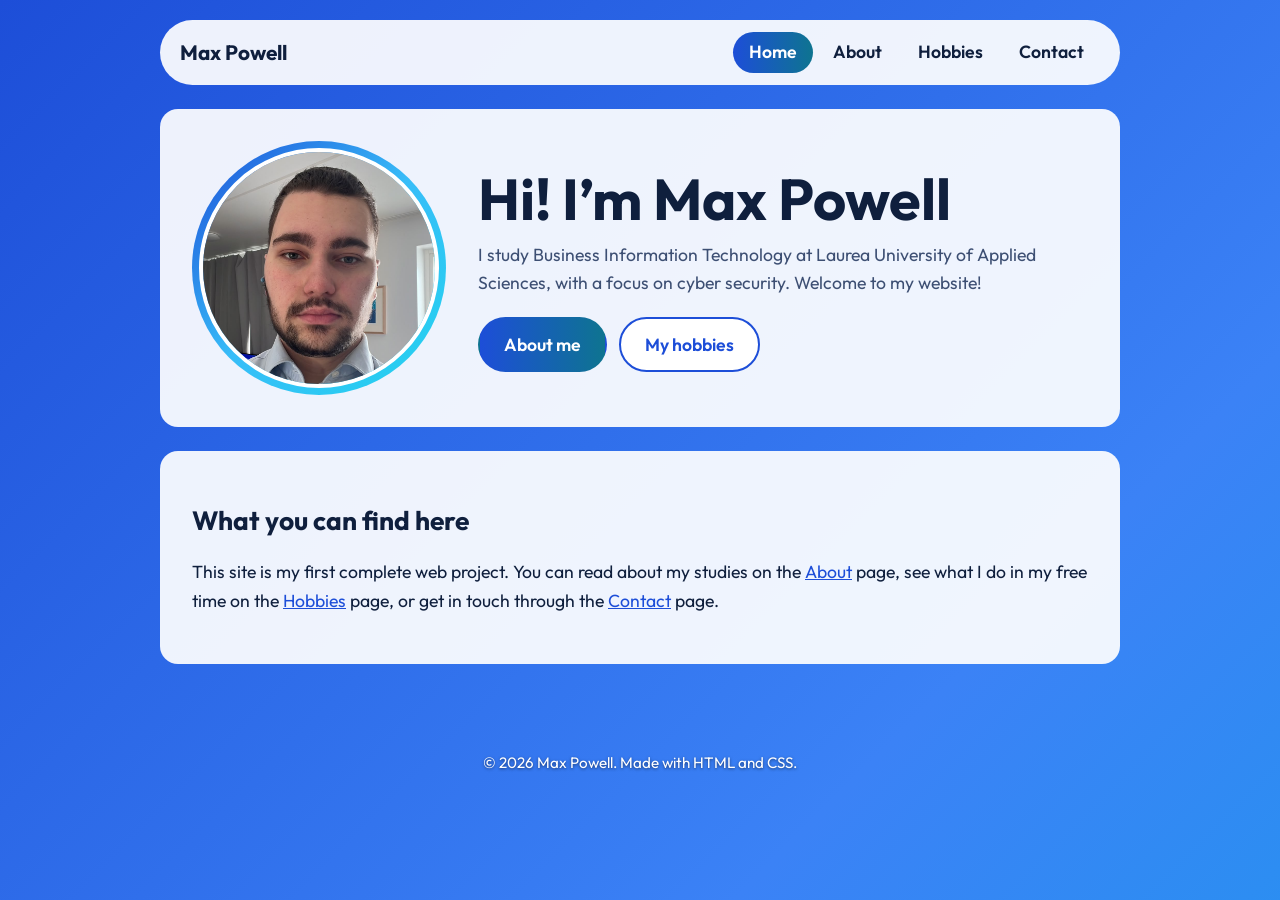
<file: index.html>
<!DOCTYPE html>
<html lang="en">
<head>
  <meta charset="UTF-8">
  <meta name="viewport" content="width=device-width, initial-scale=1.0">
  <meta name="description" content="Personal website of Max Powell, a Business Information Technology student.">
  <title>Max Powell | Home</title>
  <link rel="preconnect" href="https://fonts.googleapis.com">
  <link rel="preconnect" href="https://fonts.gstatic.com" crossorigin>
  <link href="https://fonts.googleapis.com/css2?family=Outfit:wght@400;600;700&amp;display=swap" rel="stylesheet">
  <link rel="stylesheet" href="styles.css">
</head>
<body>
  <a class="skip-link" href="#main">Skip to content</a>
  <header class="site-header">
    <nav class="nav" aria-label="Main">
      <a class="brand" href="index.html">Max Powell</a>
      <ul class="nav-links">
        <li><a href="index.html" aria-current="page">Home</a></li>
        <li><a href="about.html">About</a></li>
        <li><a href="hobbies.html">Hobbies</a></li>
        <li><a href="contact.html">Contact</a></li>
      </ul>
    </nav>
  </header>

  <main id="main" class="page">
    <section class="panel hero">
      <div class="avatar">
        <img src="profile.jpeg" width="240" height="240" alt="Portrait of Max Powell in a light blue shirt">
      </div>
      <div>
        <h1>Hi! I’m Max Powell</h1>
        <p>I study Business Information Technology at Laurea University of Applied Sciences, with a focus on cyber security. Welcome to my website!</p>
        <div class="button-row">
          <a class="button" href="about.html">About me</a>
          <a class="button button-outline" href="hobbies.html">My hobbies</a>
        </div>
      </div>
    </section>

    <section class="panel">
      <h2>What you can find here</h2>
      <p>This site is my first complete web project. You can read about my studies on the <a href="about.html">About</a> page, see what I do in my free time on the <a href="hobbies.html">Hobbies</a> page, or get in touch through the <a href="contact.html">Contact</a> page.</p>
    </section>
  </main>

  <footer class="site-footer">
    <p>© 2026 Max Powell. Made with HTML and CSS.</p>
  </footer>
</body>
</html>
</file>
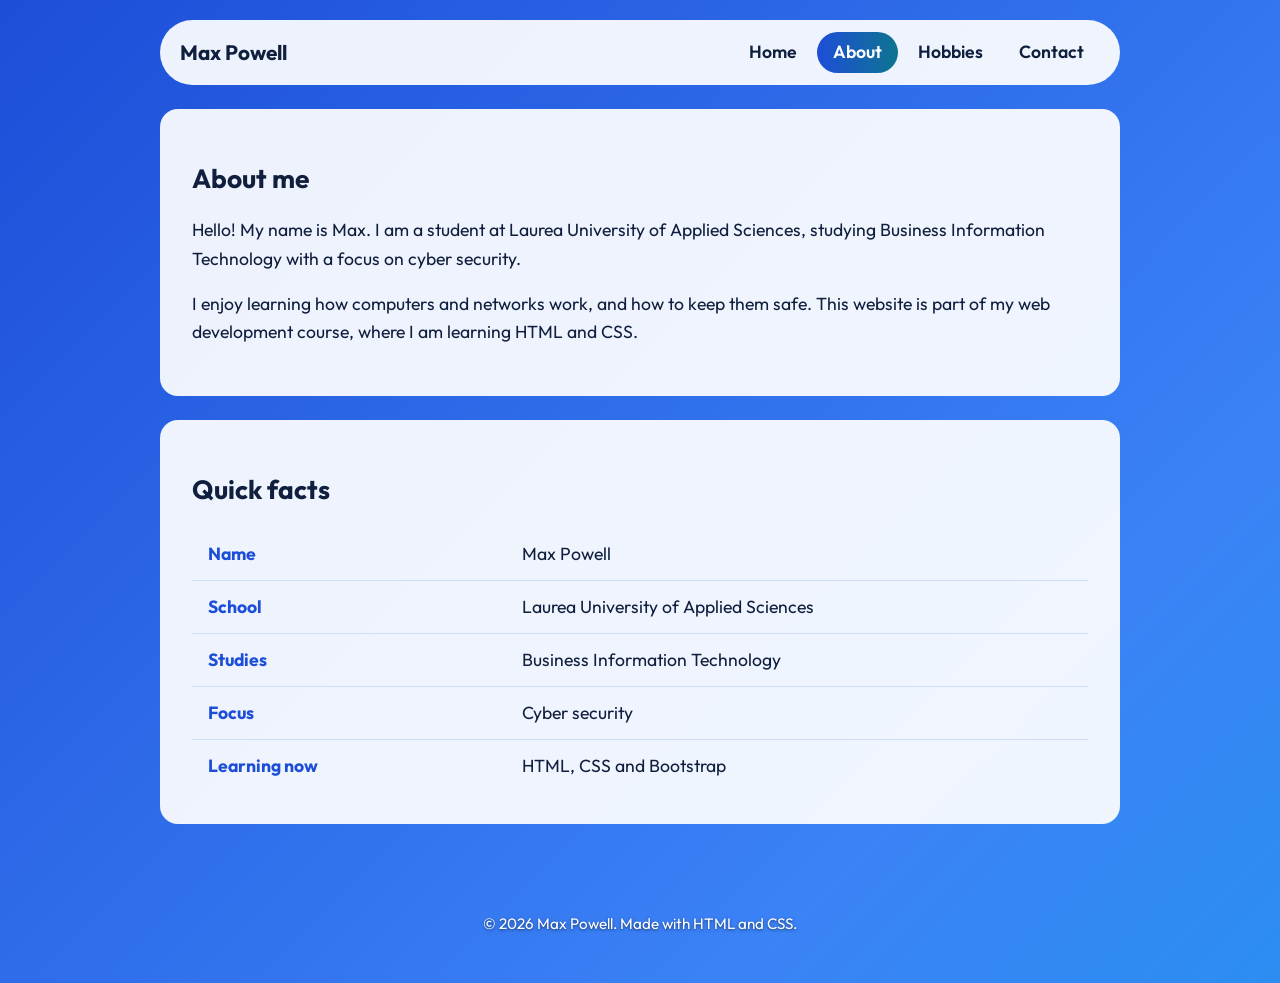
<file: about.html>
<!DOCTYPE html>
<html lang="en">
<head>
  <meta charset="UTF-8">
  <meta name="viewport" content="width=device-width, initial-scale=1.0">
  <meta name="description" content="Learn about Max Powell and his studies at Laurea University of Applied Sciences.">
  <title>About | Max Powell</title>
  <link rel="preconnect" href="https://fonts.googleapis.com">
  <link rel="preconnect" href="https://fonts.gstatic.com" crossorigin>
  <link href="https://fonts.googleapis.com/css2?family=Outfit:wght@400;600;700&amp;display=swap" rel="stylesheet">
  <link rel="stylesheet" href="styles.css">
</head>
<body>
  <a class="skip-link" href="#main">Skip to content</a>
  <header class="site-header">
    <nav class="nav" aria-label="Main">
      <a class="brand" href="index.html">Max Powell</a>
      <ul class="nav-links">
        <li><a href="index.html">Home</a></li>
        <li><a href="about.html" aria-current="page">About</a></li>
        <li><a href="hobbies.html">Hobbies</a></li>
        <li><a href="contact.html">Contact</a></li>
      </ul>
    </nav>
  </header>

  <main id="main" class="page">
    <section class="panel">
      <h1>About me</h1>
      <p>Hello! My name is Max. I am a student at Laurea University of Applied Sciences, studying Business Information Technology with a focus on cyber security.</p>
      <p>I enjoy learning how computers and networks work, and how to keep them safe. This website is part of my web development course, where I am learning HTML and CSS.</p>
    </section>

    <section class="panel">
      <h2>Quick facts</h2>
      <table class="facts">
        <tr>
          <th scope="row">Name</th>
          <td>Max Powell</td>
        </tr>
        <tr>
          <th scope="row">School</th>
          <td>Laurea University of Applied Sciences</td>
        </tr>
        <tr>
          <th scope="row">Studies</th>
          <td>Business Information Technology</td>
        </tr>
        <tr>
          <th scope="row">Focus</th>
          <td>Cyber security</td>
        </tr>
        <tr>
          <th scope="row">Learning now</th>
          <td>HTML, CSS and Bootstrap</td>
        </tr>
      </table>
    </section>
  </main>

  <footer class="site-footer">
    <p>© 2026 Max Powell. Made with HTML and CSS.</p>
  </footer>
</body>
</html>
</file>
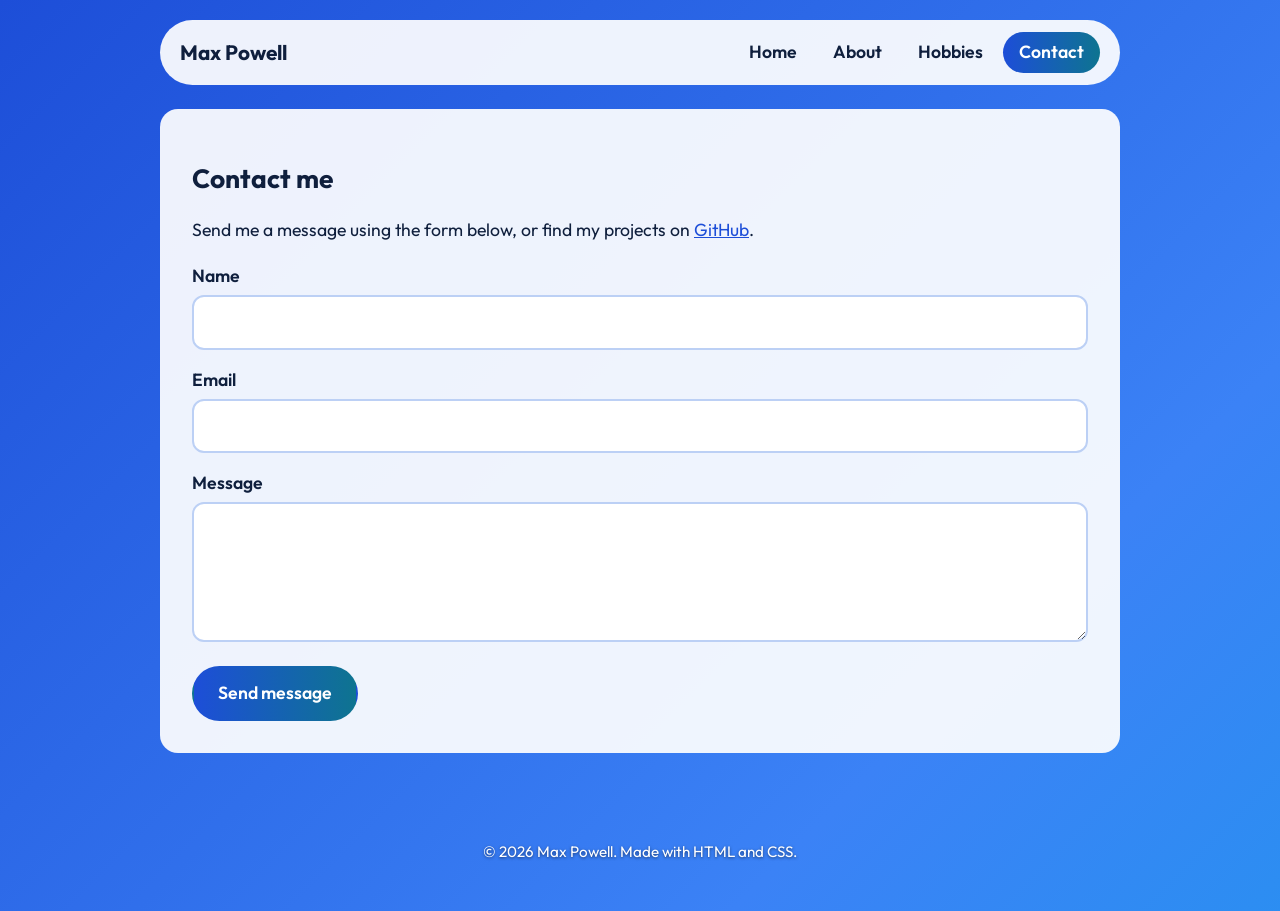
<file: contact.html>
<!DOCTYPE html>
<html lang="en">
<head>
  <meta charset="UTF-8">
  <meta name="viewport" content="width=device-width, initial-scale=1.0">
  <meta name="description" content="Get in touch with Max Powell.">
  <title>Contact | Max Powell</title>
  <link rel="preconnect" href="https://fonts.googleapis.com">
  <link rel="preconnect" href="https://fonts.gstatic.com" crossorigin>
  <link href="https://fonts.googleapis.com/css2?family=Outfit:wght@400;600;700&amp;display=swap" rel="stylesheet">
  <link rel="stylesheet" href="styles.css">
</head>
<body>
  <a class="skip-link" href="#main">Skip to content</a>
  <header class="site-header">
    <nav class="nav" aria-label="Main">
      <a class="brand" href="index.html">Max Powell</a>
      <ul class="nav-links">
        <li><a href="index.html">Home</a></li>
        <li><a href="about.html">About</a></li>
        <li><a href="hobbies.html">Hobbies</a></li>
        <li><a href="contact.html" aria-current="page">Contact</a></li>
      </ul>
    </nav>
  </header>

  <main id="main" class="page">
    <section class="panel">
      <h1>Contact me</h1>
      <p>Send me a message using the form below, or find my projects on <a href="https://github.com/maxpowell-dev">GitHub</a>.</p>

      <form action="mailto:maxpowellfinland@gmail.com" method="post" enctype="text/plain">
        <div class="form-field">
          <label for="name">Name</label>
          <input type="text" id="name" name="name" autocomplete="name" required>
        </div>
        <div class="form-field">
          <label for="email">Email</label>
          <input type="email" id="email" name="email" autocomplete="email" required>
        </div>
        <div class="form-field">
          <label for="message">Message</label>
          <textarea id="message" name="message" required></textarea>
        </div>
        <button class="button" type="submit">Send message</button>
      </form>
    </section>
  </main>

  <footer class="site-footer">
    <p>© 2026 Max Powell. Made with HTML and CSS.</p>
  </footer>
</body>
</html>
</file>
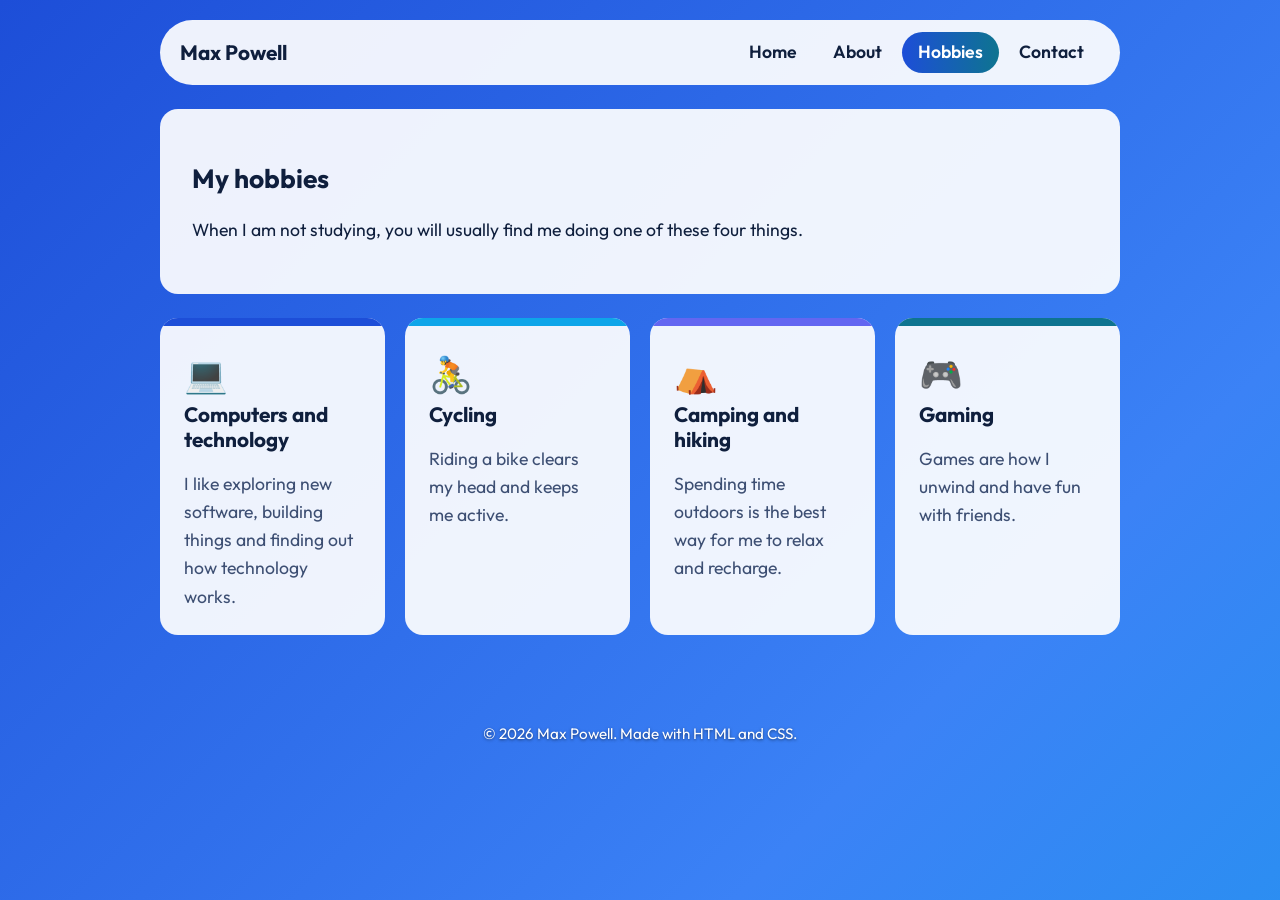
<file: hobbies.html>
<!DOCTYPE html>
<html lang="en">
<head>
  <meta charset="UTF-8">
  <meta name="viewport" content="width=device-width, initial-scale=1.0">
  <meta name="description" content="The hobbies of Max Powell: technology, cycling, camping and hiking, and gaming.">
  <title>Hobbies | Max Powell</title>
  <link rel="preconnect" href="https://fonts.googleapis.com">
  <link rel="preconnect" href="https://fonts.gstatic.com" crossorigin>
  <link href="https://fonts.googleapis.com/css2?family=Outfit:wght@400;600;700&amp;display=swap" rel="stylesheet">
  <link rel="stylesheet" href="styles.css">
</head>
<body>
  <a class="skip-link" href="#main">Skip to content</a>
  <header class="site-header">
    <nav class="nav" aria-label="Main">
      <a class="brand" href="index.html">Max Powell</a>
      <ul class="nav-links">
        <li><a href="index.html">Home</a></li>
        <li><a href="about.html">About</a></li>
        <li><a href="hobbies.html" aria-current="page">Hobbies</a></li>
        <li><a href="contact.html">Contact</a></li>
      </ul>
    </nav>
  </header>

  <main id="main" class="page">
    <section class="panel">
      <h1>My hobbies</h1>
      <p>When I am not studying, you will usually find me doing one of these four things.</p>
    </section>

    <div class="card-grid">
      <article class="card">
        <span class="icon" aria-hidden="true">💻</span>
        <h2>Computers and technology</h2>
        <p>I like exploring new software, building things and finding out how technology works.</p>
      </article>
      <article class="card">
        <span class="icon" aria-hidden="true">🚴</span>
        <h2>Cycling</h2>
        <p>Riding a bike clears my head and keeps me active.</p>
      </article>
      <article class="card">
        <span class="icon" aria-hidden="true">⛺</span>
        <h2>Camping and hiking</h2>
        <p>Spending time outdoors is the best way for me to relax and recharge.</p>
      </article>
      <article class="card">
        <span class="icon" aria-hidden="true">🎮</span>
        <h2>Gaming</h2>
        <p>Games are how I unwind and have fun with friends.</p>
      </article>
    </div>
  </main>

  <footer class="site-footer">
    <p>© 2026 Max Powell. Made with HTML and CSS.</p>
  </footer>
</body>
</html>
</file>
<file: styles.css>
/* ===== Colour and size variables ===== */
:root {
  --ink: #0f1f3d;
  --muted: #3d4f73;
  --panel: rgba(255, 255, 255, 0.92);
  --blue: #1d4ed8;
  --teal: #0e7490;
  --sky: #0ea5e9;
  --indigo: #6366f1;
  --radius: 18px;
}

/* ===== Base ===== */
* {
  box-sizing: border-box;
}

body {
  margin: 0;
  min-height: 100vh;
  font-family: "Outfit", "Segoe UI", Arial, sans-serif;
  font-size: 1.1rem;
  line-height: 1.6;
  color: var(--ink);
  background: linear-gradient(135deg, #1d4ed8, #3b82f6, #0ea5e9, #06b6d4, #1d4ed8);
  background-size: 300% 300%;
  animation: drift 20s ease infinite;
}

@keyframes drift {
  0% {
    background-position: 0% 50%;
  }

  50% {
    background-position: 100% 50%;
  }

  100% {
    background-position: 0% 50%;
  }
}

h1,
h2,
h3 {
  line-height: 1.2;
}

a {
  color: var(--blue);
}

a:focus-visible,
button:focus-visible,
input:focus-visible,
textarea:focus-visible {
  outline: 3px solid var(--ink);
  outline-offset: 3px;
}

.skip-link {
  position: absolute;
  left: 1rem;
  top: -4rem;
  padding: 0.5rem 1rem;
  background: #fff;
  border-radius: 8px;
}

.skip-link:focus {
  top: 1rem;
}

/* ===== Layout ===== */
.site-header,
.page,
.site-footer {
  width: min(100% - 2rem, 960px);
  margin-inline: auto;
}

.page {
  padding-bottom: 2rem;
}

.panel {
  margin-bottom: 1.5rem;
  padding: 2rem;
  background: var(--panel);
  border-radius: var(--radius);
}

/* ===== Navigation ===== */
.site-header {
  padding-top: 1.25rem;
}

.nav {
  display: flex;
  flex-wrap: wrap;
  align-items: center;
  justify-content: space-between;
  gap: 0.75rem;
  margin-bottom: 1.5rem;
  padding: 0.75rem 1.25rem;
  background: var(--panel);
  border-radius: 999px;
}

.brand {
  font-size: 1.3rem;
  font-weight: 700;
  color: var(--ink);
  text-decoration: none;
}

.nav-links {
  display: flex;
  flex-wrap: wrap;
  gap: 0.25rem;
  margin: 0;
  padding: 0;
  list-style: none;
}

.nav-links a {
  display: block;
  padding: 0.4rem 1rem;
  font-weight: 600;
  color: var(--ink);
  text-decoration: none;
  border-radius: 999px;
  transition: background-color 0.3s ease, color 0.3s ease;
}

.nav-links a:hover {
  background-color: #e0ecff;
}

.nav-links a[aria-current="page"] {
  color: #fff;
  background: linear-gradient(90deg, var(--blue), var(--teal));
}

/* ===== Home: hero ===== */
.hero {
  display: grid;
  grid-template-columns: auto 1fr;
  align-items: center;
  gap: 2rem;
}

.avatar {
  display: inline-block;
  padding: 7px;
  background: linear-gradient(135deg, #1d4ed8, #38bdf8, #22d3ee);
  border-radius: 50%;
}

.avatar img {
  display: block;
  width: 240px;
  height: 240px;
  object-fit: cover;
  object-position: 50% 30%;
  border: 4px solid #fff;
  border-radius: 50%;
}

.hero h1 {
  margin: 0 0 0.5rem;
  font-size: clamp(2.2rem, 6vw, 3.6rem);
}

.hero p {
  margin: 0 0 1.25rem;
  color: var(--muted);
}

/* ===== Buttons ===== */
.button-row {
  display: flex;
  flex-wrap: wrap;
  gap: 0.75rem;
}

.button {
  display: inline-block;
  padding: 0.7rem 1.5rem;
  font: inherit;
  font-weight: 600;
  color: #fff;
  text-decoration: none;
  background: linear-gradient(90deg, var(--blue), var(--teal));
  border: 2px solid transparent;
  border-radius: 999px;
  cursor: pointer;
  transition: transform 0.3s ease, box-shadow 0.3s ease;
}

.button:hover {
  box-shadow: 0 6px 16px rgba(29, 78, 216, 0.4);
  transform: translateY(-3px);
}

.button-outline {
  color: var(--blue);
  background: #fff;
  border-color: var(--blue);
}

/* ===== About: table ===== */
.facts {
  width: 100%;
  border-collapse: collapse;
}

.facts th,
.facts td {
  padding: 0.75rem 1rem;
  text-align: left;
  border-bottom: 1px solid #cfdcf5;
}

.facts th {
  width: 35%;
  color: var(--blue);
}

.facts tr:last-child th,
.facts tr:last-child td {
  border-bottom: none;
}

/* ===== Hobbies: cards ===== */
.card-grid {
  display: grid;
  grid-template-columns: repeat(auto-fit, minmax(220px, 1fr));
  gap: 1.25rem;
  margin-bottom: 1.5rem;
}

.card {
  padding: 1.75rem 1.5rem 1.5rem;
  background: var(--panel);
  border-radius: var(--radius);
  position: relative;
  overflow: hidden;
  --stripe: var(--blue);
}

.card::before {
  content: "";
  position: absolute;
  top: 0;
  left: 0;
  width: 100%;
  height: 8px;
  background: var(--stripe);
}

.card:nth-child(2) {
  --stripe: var(--sky);
}

.card:nth-child(3) {
  --stripe: var(--indigo);
}

.card:nth-child(4) {
  --stripe: var(--teal);
}

.card h2 {
  margin-top: 0;
  font-size: 1.3rem;
}

.card p {
  margin-bottom: 0;
  color: var(--muted);
}

.icon {
  display: block;
  font-size: 2.2rem;
}

/* ===== Contact: form ===== */
.form-field {
  margin-bottom: 1rem;
}

label {
  display: block;
  margin-bottom: 0.3rem;
  font-weight: 600;
}

input[type="text"],
input[type="email"],
textarea {
  width: 100%;
  padding: 0.7rem 0.9rem;
  font: inherit;
  color: var(--ink);
  background: #fff;
  border: 2px solid #bcd0f5;
  border-radius: 12px;
}

input[type="text"]:focus,
input[type="email"]:focus,
textarea:focus {
  border-color: var(--blue);
}

textarea {
  min-height: 140px;
  resize: vertical;
}

/* ===== Footer ===== */
.site-footer {
  padding: 1rem 0 2rem;
  font-size: 0.95rem;
  color: #fff;
  text-align: center;
  text-shadow: 0 1px 3px rgba(15, 31, 61, 0.7);
}

/* ===== Mobile ===== */
@media (max-width: 700px) {
  .nav {
    justify-content: center;
    border-radius: var(--radius);
  }

  .nav {
    padding: 0.75rem 0.5rem;
  }

  .nav-links {
    justify-content: center;
  }

  .nav-links a {
    padding: 0.4rem 0.6rem;
    font-size: 1rem;
  }

  .hero {
    grid-template-columns: 1fr;
    justify-items: center;
    text-align: center;
  }

  .button-row {
    justify-content: center;
  }

  .avatar img {
    width: 200px;
    height: 200px;
  }

  .panel {
    padding: 1.25rem;
  }

  .facts th,
  .facts td {
    display: block;
    width: 100%;
    padding: 0.4rem 0;
    border-bottom: none;
  }

  .facts tr {
    display: block;
    padding: 0.5rem 0;
    border-bottom: 1px solid #cfdcf5;
  }
}

/* ===== Respect reduced motion ===== */
@media (prefers-reduced-motion: reduce) {
  body {
    animation: none;
  }

  .button,
  .nav-links a {
    transition: none;
  }

  .button:hover {
    transform: none;
  }
}
</file>
